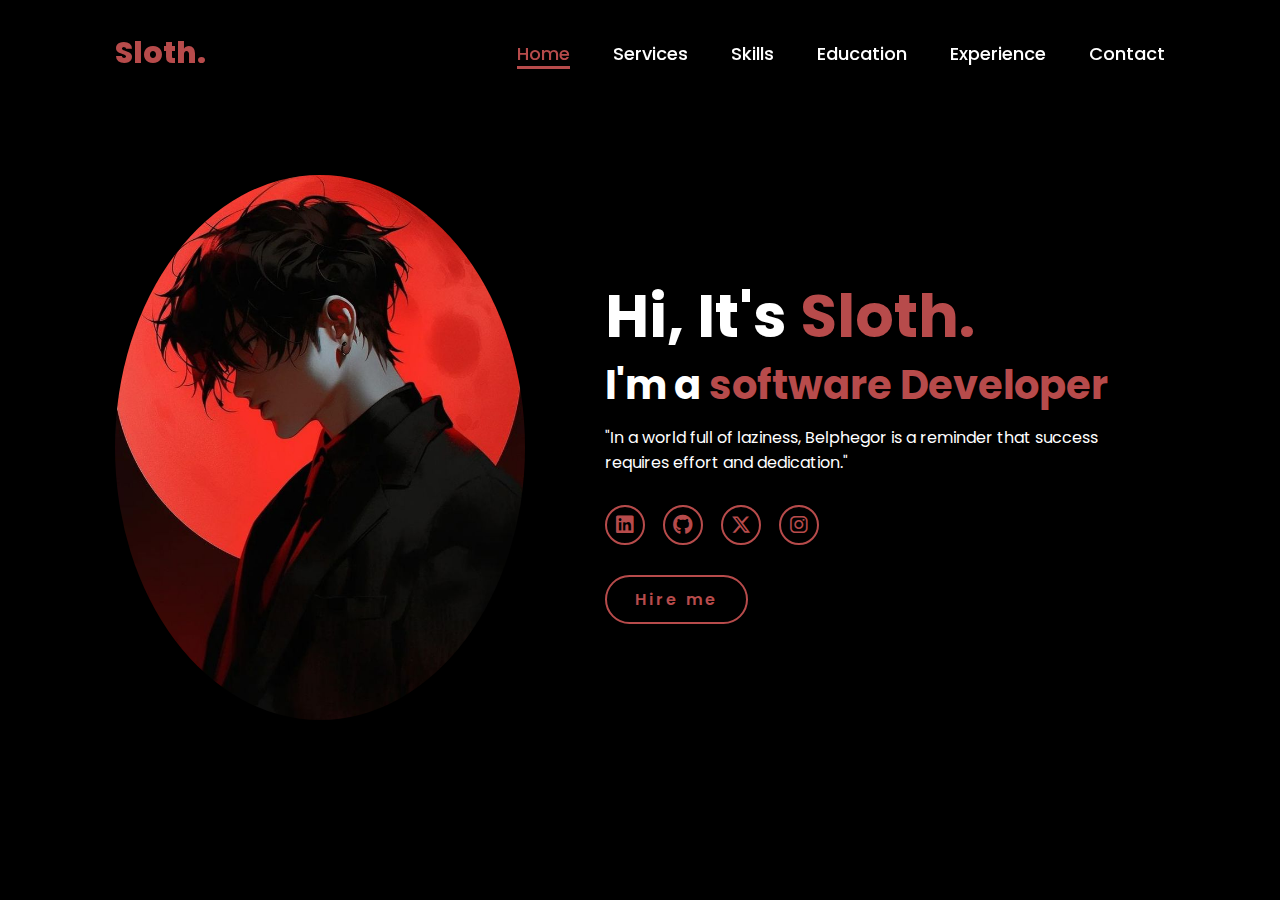
<file: index.html>
<!DOCTYPE html>
<html lang="en">
    
<head>
    <meta charset="UTF-8">
    <meta name="viewport" content="width=device-width, initial-scale=1.0">
    <link rel="stylesheet" href="https://cdnjs.cloudflare.com/ajax/libs/font-awesome/6.5.2/css/all.min.css">
    <link rel="stylesheet" href="style.css">
    <title>Portfolio Website</title>
</head>
<body>
    <header>
        <a href="#" class="logo">Sloth.</a>

        <nav>
            <a href="#" class="active"> Home</a>
            <a href="#" >Services</a>
            <a href="#" >Skills</a>
            <a href="#" >Education</a>
            <a href="#" >Experience</a>
            <a href="#" >Contact</a>
        </nav>
    </header>
    <section class="home">
        <div class="home-img">
            <img src="Image/main.jpg" alt="">
        </div>
        <div class="home-content">
            <h1>Hi, It's <span>Sloth.</span></h1>
            <h3 class="typing-text">I'm a <span></span></h3>
            <p>"In a world full of laziness, Belphegor is a reminder that success requires effort and dedication."</p>
            <div class="social-icons">
                <a href="#"><i class="fa-brands fa-linkedin"></i></a>
                <a href="#"><i class="fa-brands fa-github"></i></a>
                <a href="#"><i class="fa-brands fa-x-twitter"></i></a>
                <a href="#"><i class="fa-brands fa-instagram"></i></a>
            </div>
            <a href="#" class="btn">Hire me</a>
        </div>
    </section>
</body>
</html>
</file>
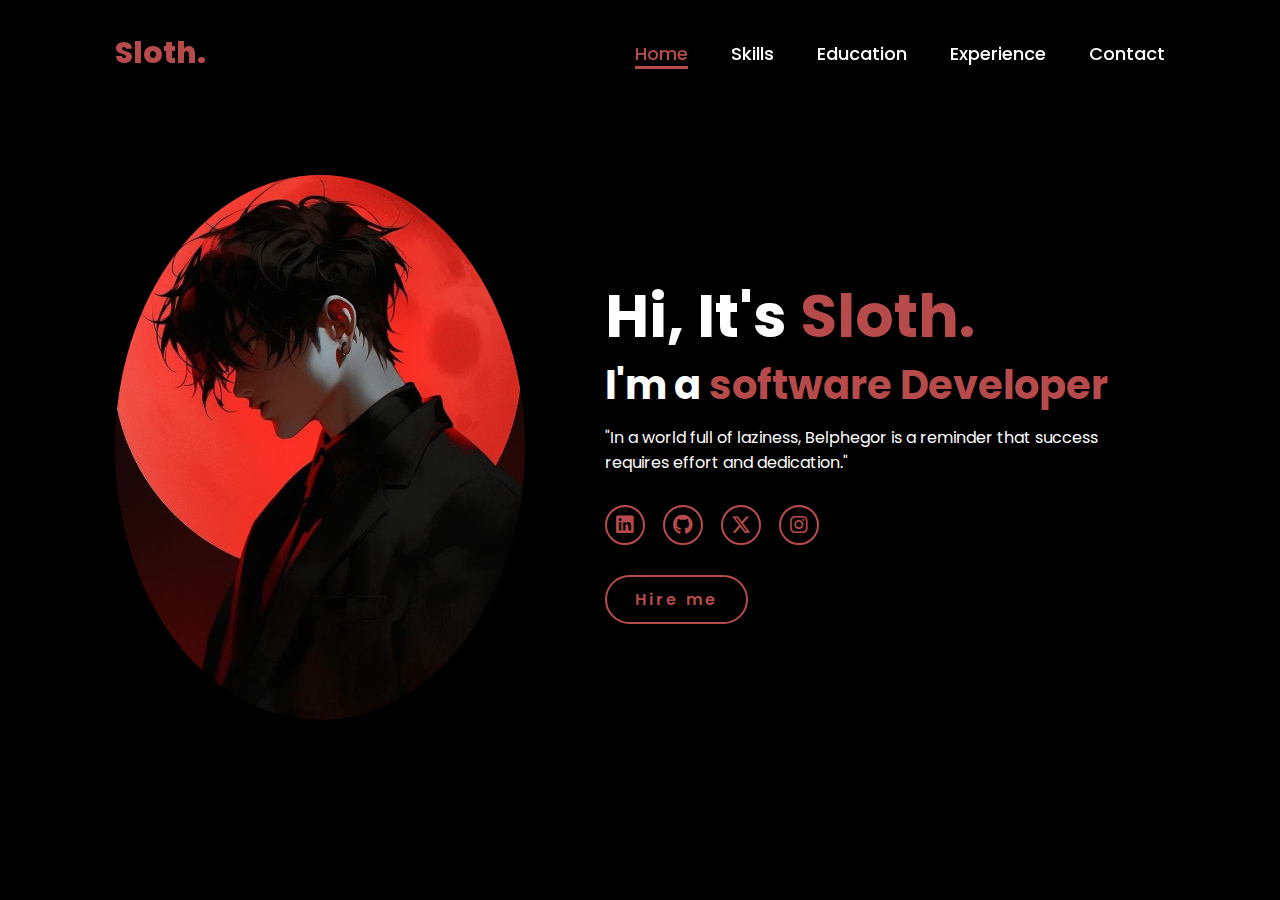
<file: Main/index.html>
<!DOCTYPE html>
<html lang="en">
    
<head>
    <meta charset="UTF-8">
    <meta name="viewport" content="width=device-width, initial-scale=1.0">
    <link rel="stylesheet" href="https://cdnjs.cloudflare.com/ajax/libs/font-awesome/6.5.2/css/all.min.css">
    <link rel="stylesheet" href="style.css">
    <title>Portfolio Website</title>
</head>
<body>
    <header>
        <a href="#" class="logo">Sloth.</a>

        <nav>
            <a href="" class="active"> Home</a>
            <a href="Skills.html" >Skills</a>
            <a href="" >Education</a>
            <a href="#" >Experience</a>
            <a href="contact.html" >Contact</a>
        </nav>
    </header>
    <section class="home">
        <div class="home-img">
            <img src="main.jpg" alt="">
        </div>
        <div class="home-content">
            <h1>Hi, It's <span>Sloth.</span></h1>
            <h3 class="typing-text">I'm a <span></span></h3>
            <p>"In a world full of laziness, Belphegor is a reminder that success requires effort and dedication."</p>
            <div class="social-icons">
                <a href="https://www.linkedin.com/in/vedric-nathanael-l-391783325/"><i class="fa-brands fa-linkedin"></i></a>
                <a href="https://github.com/VedricNathL"><i class="fa-brands fa-github"></i></a>
                <a href="#"><i class="fa-brands fa-x-twitter"></i></a>
                <a href="https://www.instagram.com/vedricnathanaell?utm_source=ig_web_button_share_sheet&igsh=ZDNlZDc0MzIxNw=="><i class="fa-brands fa-instagram"></i></a>
            </div>
            <a href="#" class="btn">Hire me</a>
        </div>
    </section>
</body>
</html>
</file>
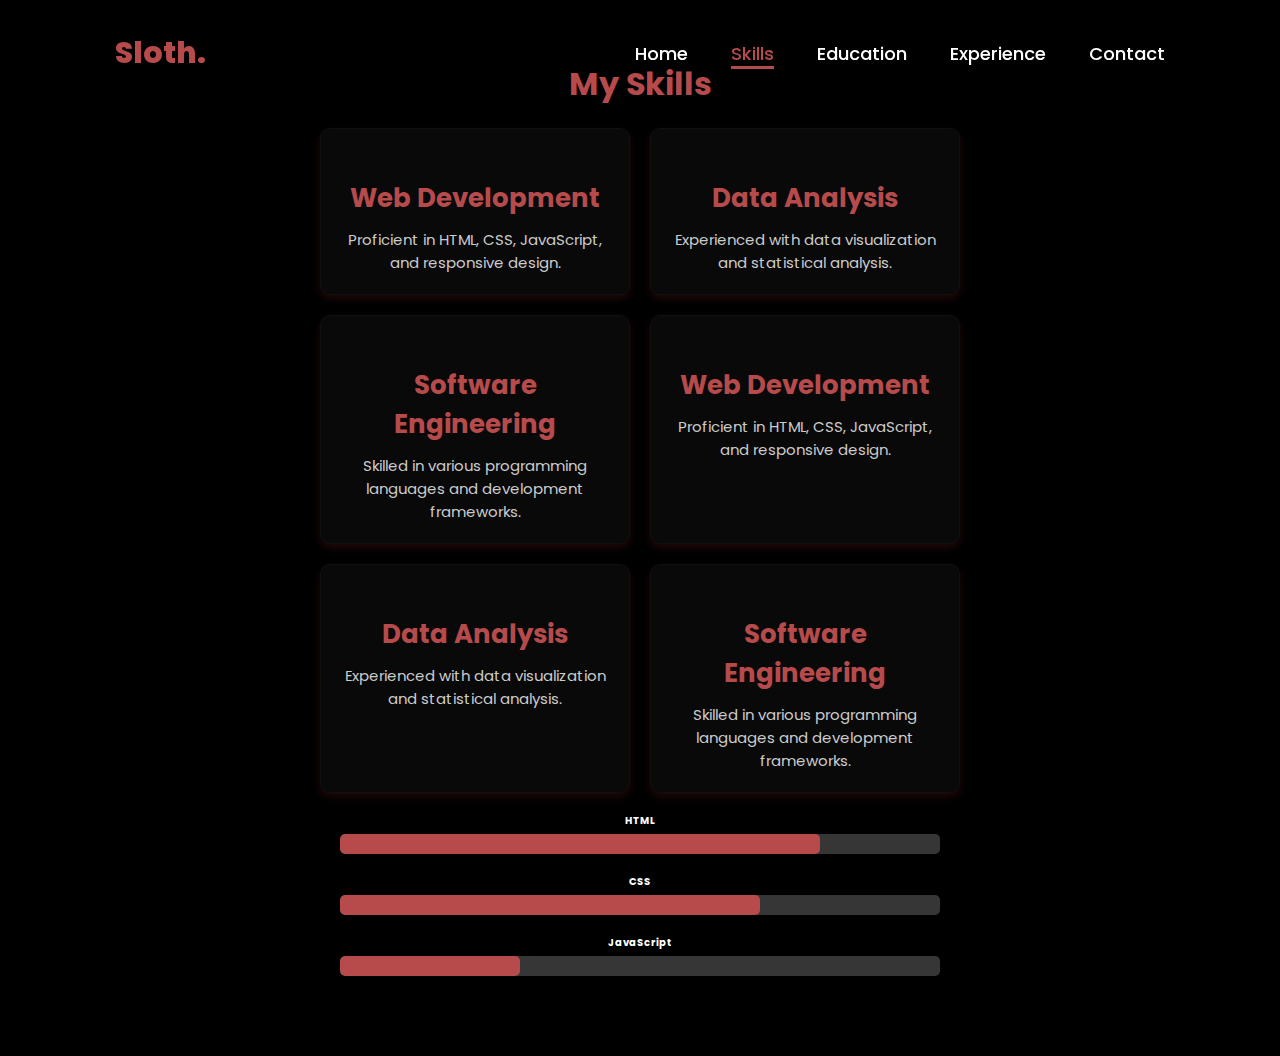
<file: Main/Skills.html>
<!DOCTYPE html>
<html lang="en">
<head>
    <meta charset="UTF-8">
    <meta name="viewport" content="width=device-width, initial-scale=1.0">
    <title>Skills Section</title>
    <link rel="stylesheet" href="Skills.css">
    <link rel="stylesheet" href="https://cdnjs.cloudflare.com/ajax/libs/font-awesome/6.0.0-beta3/css/all.min.css" integrity="sha512-xyz" crossorigin="anonymous" referrerpolicy="no-referrer">
</head>
<body>
    <header>
        <a href="#" class="logo">Sloth.</a>

        <nav>
            <a href="index.html" > Home</a>
            <a href="Skills.html" class="active">Skills</a>
            <a href="#" >Education</a>
            <a href="#" >Experience</a>
            <a href="contact.html" >Contact</a>
        </nav>
    </header>
    <section id="skills">
        <div class="container">
            <h2>My Skills</h2>
            <div class="skills-grid">
                <div class="skill">
                    <div class="icon"><i class="fa fa-laptop-code"></i></div>
                    <h3>Web Development</h3>
                    <p>Proficient in HTML, CSS, JavaScript, and responsive design.</p>
                </div>
                <div class="skill">
                    <div class="icon"><i class="fa fa-chart-line"></i></div>
                    <h3>Data Analysis</h3>
                    <p>Experienced with data visualization and statistical analysis.</p>
                </div>
                <div class="skill">
                    <div class="icon"><i class="fa fa-cogs"></i></div>
                    <h3>Software Engineering</h3>
                    <p>Skilled in various programming languages and development frameworks.</p>
                </div>
                <div class="skill">
                    <div class="icon"><i class="fa fa-laptop-code"></i></div>
                    <h3>Web Development</h3>
                    <p>Proficient in HTML, CSS, JavaScript, and responsive design.</p>
                </div>
                <div class="skill">
                    <div class="icon"><i class="fa fa-chart-line"></i></div>
                    <h3>Data Analysis</h3>
                    <p>Experienced with data visualization and statistical analysis.</p>
                </div>
                <div class="skill">
                    <div class="icon"><i class="fa fa-cogs"></i></div>
                    <h3>Software Engineering</h3>
                    <p>Skilled in various programming languages and development frameworks.</p>
                </div>
            </div>
        </div>
        <div class="containers">
            <div class="skill-bar">
                <span class="skill-name">HTML</span>
                <div class="bar">
                    <div class="progress html"></div>
                </div>
            </div>
            <div class="skill-bar">
                <span class="skill-name">CSS</span>
                <div class="bar">
                    <div class="progress css"></div>
                </div>
            </div>
            <div class="skill-bar">
                <span class="skill-name">JavaScript</span>
                <div class="bar">
                    <div class="progress js"></div>
                </div>
            </div>
        </div>
    </section>
</body>
</html>
</file>
<file: style.css>
@import url('https://fonts.googleapis.com/css2?family=Poppins:wght@100;200;300;400;500;600&display=swap');

*{
    margin: 0;
    padding: 0;
    box-sizing: border-box;
    text-decoration: none;
    border: none;
    outline: none;
    font-family: 'Poppins', sans-serif;
}

html{
    font-size: 62.5%;
}

body{
    width: 100%;
    height: 100vh;
    overflow-x: hidden;
    background-color: black;
    color: white;
}

header{
    margin-top: 20px;
    position: fixed;
    top: 0;
    left: 0;
    width: 100%;
    padding: 1rem 9%;
    background-color: transparent;
    filter: drop-shadow(10px);
    display: flex;
    justify-content: space-between;
    align-items: center;
    z-index: 100;
}

.logo{
    font-size: 3rem;
    color: #b74b4b;
    font-weight: 800;
    cursor: pointer;
    transition: 0.5s ease;
}

.logo:hover{
    transform: scale(1.1);
}

nav a{
    font-size: 1.8rem;
    color: white;
    margin-left: 4rem;
    font-weight: 500;
    transition: 0.3s ease;
    border-bottom: 3px solid transparent;
}

nav a:hover,
nav a.active{
    color: #b74b4b;
    border-bottom: 3px solid #b74b4b;
}

@media(max-width:995px){
    nav{
        position: absolute;
        display: none;
        top: 0;
        right: 0;
        width: 40%;
        border-left: 3px solid #b74b4b;
        border-bottom: 3px solid #b74b4b;
        border-bottom-left-radius: 2rem;
        padding: 1rem solid;
        background-color: #161616;
        border-top: 0.1rem solid rgba(0,0,0,0.1);
    }

    nav.active{
        display: block;
    }

    nav a{
        display: block;
        font-size: 2rem;
        margin: 3rem 0;
    }

    nav a:hover,
    nav a.active{
        padding: 1rem;
        border-radius: 0.5rem;
        border-bottom: 0.5rem solid #b74b4b;
    }
}

section{
    min-height: 100vh;
    padding: 5rem 9% 5rem;
}

.home{
    display: flex;
    justify-content: center;
    align-items: center;
    gap: 8rem;
    background-color: black;
}

.home .home-content h1{
    font-size: 6rem;
    font-weight: 700;
    line-height: 1.3;
}

span{
    color: #b74b4b;
}

.home-content h3{
    font-size: 4rem;
    margin-bottom: 1rem;
    font-weight: 700;
}

.home-content p{
    font-size: 1.6rem;
}

.home-img{
    border-radius: 50%;
}

.home-img img{
    position: relative;
    width: 32vw;
    border-radius: 50%;
    box-shadow: 0 0 25px solid #b74b4b;
    cursor: pointer;
    transition: 0.2s linear;
}

.home-img img:hover{
    font-size: 1.8rem;
    font-weight: 500;
}

.social-icons a{
    display: inline-flex;
    justify-content: center;
    align-items: center;
    width: 4rem;
    height: 4rem;
    background-color: transparent;
    border: 0.2rem solid #b74b4b;
    font-size: 2rem;
    border-radius: 50%;
    margin: 3rem 1.5rem 3rem 0;
    transition: 0.3s ease;
    color: #b74b4b;
}

.social-icons a:hover{
    color: black;
    transform: scale(1.3) translateY(-5px);
    background-color: #b74b4b;
    box-shadow: 0  0 25px #b74b4b;
}

.btn{
    display: inline-block;
    padding: 1rem 2.8rem;
    background-color: black;
    border-radius: 4rem;
    font-size: 1.6rem;
    color: #b74b4b;
    letter-spacing: 0.3rem;
    font-weight: 600;
    border: 2px solid #b74b4b;
    transition: 0.3s ease;
    cursor: pointer;
}

.btn:hover{
    transform: scale3d(1.03);
    background-color: #b74b4b;
    color: black;
    box-shadow: 0 0 25px #b74b4b;
}

.typing-text{
    font-size: 34px;
    font-weight: 600;
    min-width: 280px;
}

.typing-text span{
    position: relative;
}

.typing-text span::before{
    content: "software Developer";
    color: #b74b4b;
    animation: words 20s infinite;
}

.typing-text span::after{
    content: "";
    background-color: black;
    position: absolute;
    width: calc(100% + 8px);
    height: 100%;
    border-left: 3px solid black;
    right: -8;
    animation: cursor 0.6s infinite;
}

@keyframes cursor{
    to{
        border-left: 3px solid #b74b4b;
    }
}

@keyframes words{
    0%, 20%{
        content: "Web Developer";
    }
    21%, 40%{
        content: "Developer";
    }
    41%, 60%{
        content: "Web Designer";
    }
    61%, 80%{
        content: "Youtuber";
    }
    81%, 100%{
        content: "Script Writer";
    }
}

@media (max-width: 1000px){
    .home{
        gap: 4rem;
    }
}

@media(max-width:995px){
    .home{
        flex-direction: column;
        margin: 5rem 4rem;
    }

    .home .home-content h3{
        font-size: 2.5rem;
    }

    .home-content h1{
        font-size: 5rem;
    }

    .home-img img{
        width: 70vw;
        margin-top: 4rem;
    }
}
</file>
<file: Main/style.css>
@import url('https://fonts.googleapis.com/css2?family=Poppins:wght@100;200;300;400;500;600&display=swap');

*{
    margin: 0;
    padding: 0;
    box-sizing: border-box;
    text-decoration: none;
    border: none;
    outline: none;
    font-family: 'Poppins', sans-serif;
}

html{
    font-size: 62.5%;
}

body{
    width: 100%;
    height: 100vh;
    overflow-x: hidden;
    background-color: black;
    color: white;
}

header{
    margin-top: 20px;
    position: fixed;
    top: 0;
    left: 0;
    width: 100%;
    padding: 1rem 9%;
    background-color: transparent;
    filter: drop-shadow(10px);
    display: flex;
    justify-content: space-between;
    align-items: center;
    z-index: 100;
}

.logo{
    font-size: 3rem;
    color: #b74b4b;
    font-weight: 800;
    cursor: pointer;
    transition: 0.5s ease;
}

.logo:hover{
    transform: scale(1.1);
}

nav a{
    font-size: 1.8rem;
    color: white;
    margin-left: 4rem;
    font-weight: 500;
    transition: 0.3s ease;
    border-bottom: 3px solid transparent;
}

nav a:hover,
nav a.active{
    color: #b74b4b;
    border-bottom: 3px solid #b74b4b;
}

@media(max-width:995px){
    nav{
        position: absolute;
        display: none;
        top: 0;
        right: 0;
        width: 40%;
        border-left: 3px solid #b74b4b;
        border-bottom: 3px solid #b74b4b;
        border-bottom-left-radius: 2rem;
        padding: 1rem solid;
        background-color: #161616;
        border-top: 0.1rem solid rgba(0,0,0,0.1);
    }

    nav.active{
        display: block;
    }

    nav a{
        display: block;
        font-size: 2rem;
        margin: 3rem 0;
    }

    nav a:hover,
    nav a.active{
        padding: 1rem;
        border-radius: 0.5rem;
        border-bottom: 0.5rem solid #b74b4b;
    }
}

section{
    min-height: 100vh;
    padding: 5rem 9% 5rem;
}

.home{
    display: flex;
    justify-content: center;
    align-items: center;
    gap: 8rem;
    background-color: black;
}

.home .home-content h1{
    font-size: 6rem;
    font-weight: 700;
    line-height: 1.3;
}

span{
    color: #b74b4b;
}

.home-content h3{
    font-size: 4rem;
    margin-bottom: 1rem;
    font-weight: 700;
}

.home-content p{
    font-size: 1.6rem;
}

.home-img{
    border-radius: 50%;
}

.home-img img{
    position: relative;
    width: 32vw;
    border-radius: 50%;
    box-shadow: 0 0 25px solid #b74b4b;
    cursor: pointer;
    transition: 0.2s linear;
}

.home-img img:hover{
    font-size: 1.8rem;
    font-weight: 500;
}

.social-icons a{
    display: inline-flex;
    justify-content: center;
    align-items: center;
    width: 4rem;
    height: 4rem;
    background-color: transparent;
    border: 0.2rem solid #b74b4b;
    font-size: 2rem;
    border-radius: 50%;
    margin: 3rem 1.5rem 3rem 0;
    transition: 0.3s ease;
    color: #b74b4b;
}

.social-icons a:hover{
    color: black;
    transform: scale(1.3) translateY(-5px);
    background-color: #b74b4b;
    box-shadow: 0  0 25px #b74b4b;
}

.btn{
    display: inline-block;
    padding: 1rem 2.8rem;
    background-color: black;
    border-radius: 4rem;
    font-size: 1.6rem;
    color: #b74b4b;
    letter-spacing: 0.3rem;
    font-weight: 600;
    border: 2px solid #b74b4b;
    transition: 0.3s ease;
    cursor: pointer;
}

.btn:hover{
    transform: scale3d(1.03);
    background-color: #b74b4b;
    color: black;
    box-shadow: 0 0 25px #b74b4b;
}

.typing-text{
    font-size: 34px;
    font-weight: 600;
    min-width: 280px;
}

.typing-text span{
    position: relative;
}

.typing-text span::before{
    content: "software Developer";
    color: #b74b4b;
    animation: words 20s infinite;
}

.typing-text span::after{
    content: "";
    background-color: black;
    position: absolute;
    width: calc(100% + 8px);
    height: 100%;
    border-left: 3px solid black;
    right: -8;
    animation: cursor 0.6s infinite;
}

@keyframes cursor{
    to{
        border-left: 3px solid #b74b4b;
    }
}

@keyframes words{
    0%, 20%{
        content: "Web Developer";
    }
    21%, 40%{
        content: "Developer";
    }
    41%, 60%{
        content: "Web Designer";
    }
    61%, 80%{
        content: "Youtuber";
    }
    81%, 100%{
        content: "Script Writer";
    }
}

@media (max-width: 1000px){
    .home{
        gap: 4rem;
    }
}

@media(max-width:995px){
    .home{
        flex-direction: column;
        margin: 5rem 4rem;
    }

    .home .home-content h3{
        font-size: 2.5rem;
    }

    .home-content h1{
        font-size: 5rem;
    }

    .home-img img{
        width: 70vw;
        margin-top: 4rem;
    }
}
</file>
<file: Main/Skills.css>
/* styles.css */
@import url('https://fonts.googleapis.com/css2?family=Poppins:wght@100;200;300;400;500;600&display=swap');

*{
    margin: 0;
    padding: 0;
    box-sizing: border-box;
    text-decoration: none;
    border: none;
    outline: none;
    font-family: 'Poppins', sans-serif;
}

html{
    font-size: 62.5%;
}

body{
    width: 100%;
    height: 100vh;
    overflow-x: hidden;
    background-color: black;
    color: white;
}

header{
    margin-top: 20px;
    position: fixed;
    top: 0;
    left: 0;
    width: 100%;
    padding: 1rem 9%;
    background-color: transparent;
    filter: drop-shadow(10px);
    display: flex;
    justify-content: space-between;
    align-items: center;
    z-index: 100;
}

.logo{
    font-size: 3rem;
    color: #b74b4b;
    font-weight: 800;
    cursor: pointer;
    transition: 0.5s ease;
}

.logo:hover{
    transform: scale(1.1);
}

nav a{
    font-size: 1.8rem;
    color: white;
    margin-left: 4rem;
    font-weight: 500;
    transition: 0.3s ease;
    border-bottom: 3px solid transparent;
}

nav a:hover,
nav a.active{
    color: #b74b4b;
    border-bottom: 3px solid #b74b4b;
}

@media(max-width:995px){
    nav{
        position: absolute;
        display: none;
        top: 0;
        right: 0;
        width: 40%;
        border-left: 3px solid #b74b4b;
        border-bottom: 3px solid #b74b4b;
        border-bottom-left-radius: 2rem;
        padding: 1rem solid;
        background-color: black;
        border-top: 0.1rem solid rgba(0,0,0,0.1);
    }

    nav.active{
        display: block;
    }

    nav a{
        display: block;
        font-size: 2rem;
        margin: 3rem 0;
    }

    nav a:hover,
    nav a.active{
        padding: 1rem;
        border-radius: 0.5rem;
        border-bottom: 0.5rem solid #b74b4b;
    }
}
#skills {
    background-color: #000000; /* Dark background for section */
    padding: 60px 0;
}

.container {
    width: 50%;
    margin: 0 auto;
    text-align: center;
}

h2 {
    font-size: 3.2em;
    margin-bottom: 20px;
    color: #b74b4b; /* Red color for heading */
}

.skills-grid {
    display: grid;
    grid-template-columns: repeat(auto-fill, minmax(250px, 1fr));
    gap: 20px;
}

.skill {
    background: #090909; /* Dark background for skill boxes */
    border: 1px solid #101010; /* Slightly lighter border */
    border-radius: 10px;
    padding: 20px;
    box-shadow: 0 4px 8px rgba(107, 25, 25, 0.3);
    transition: transform 0.3s ease, box-shadow 0.3s ease;
}

.skill:hover {
    transform: translateY(-10px);
    box-shadow: 0 12px 24px rgba(121, 16, 16, 0.4);
}

.icon {
    font-size: 3em;
    color: #b74b4b; /* Red color for icons */
    margin-bottom: 30px;
}

.icon i {
    font-size: 3em;
}

h3 {
    font-size: 2.6em;
    color: #b74b4b; /* Red color for subheadings */
    margin: 10px 0;
}

p {
    font-size: 1.5em;
    color: #ccc; /* Light gray text for readability */
}

/* Skills Bar CSS */
.containers {
    width: 80%;
    max-width: 600px;
    margin: 0 auto;
    text-align: center;
    margin-top: 20px;
}

.skill-bar {
    margin-bottom: 20px;
}

.skill-name {
    display: block;
    font-weight: bold;
    margin-bottom: 5px;
}

.bar {
    background-color: #363636;
    border-radius: 5px;
    overflow: hidden;
    position: relative;
}

.progress {
    height: 20px;
    width: 0;
    border-radius: 5px;
    transition: width 0.3s ease;
}

.html {
    background-color: #b74b4b;
}

.css {
    background-color: #b74b4b;
}

.js {
    background-color: #b74b4b;
}

/* Set skill levels here */
.html { width: 80%; }
.css { width: 70%; }
.js { width: 30%; }
</file>
